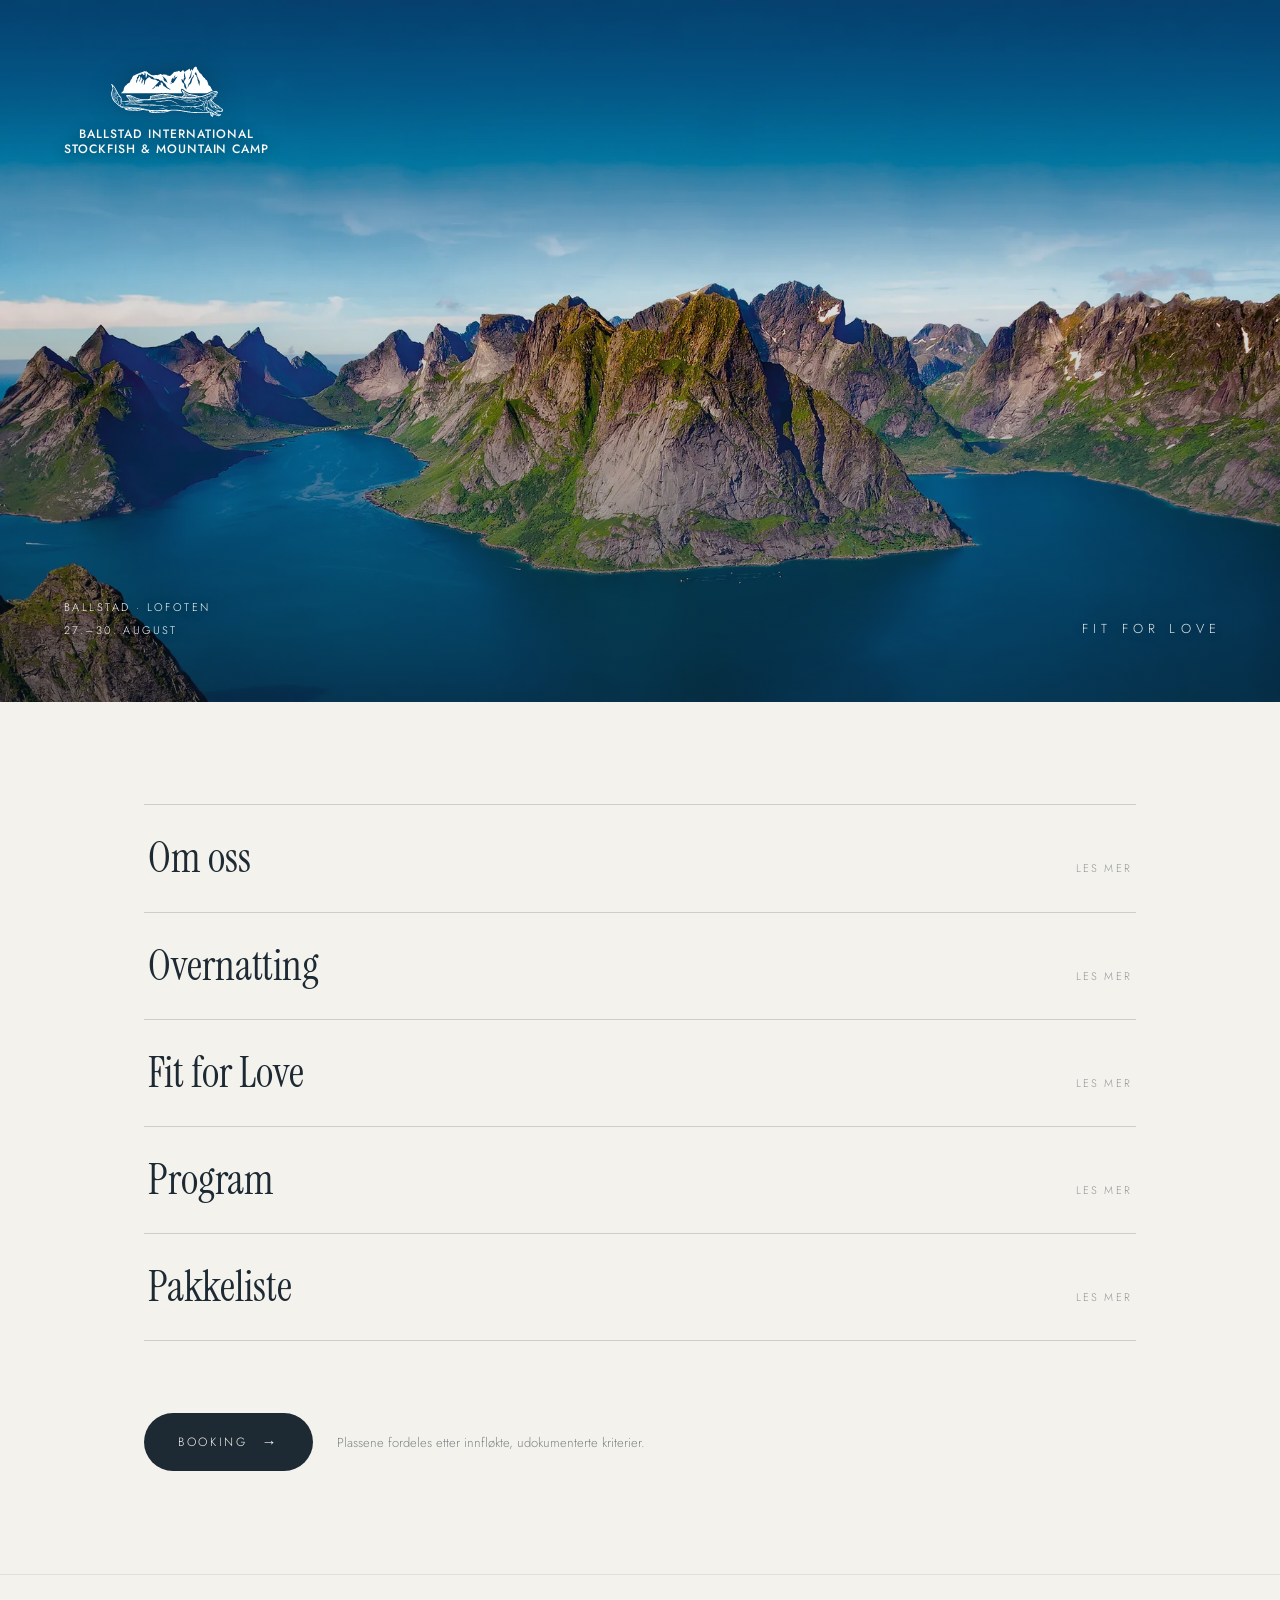
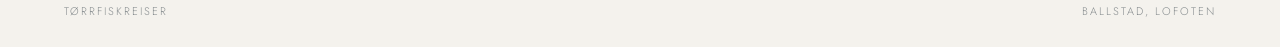
<file: index.html>
<!DOCTYPE html>
<html lang="no">
<head>
<meta charset="utf-8">
<meta name="viewport" content="width=device-width, initial-scale=1">
<meta name="robots" content="noindex">
<title>Ballstad International Stockfish &amp; Mountain Camp</title>
<meta name="description" content="Fire dager i Lofoten med tørrfisk, fjell og folk vi liker. 27.–30. august, Ballstad.">
<meta property="og:title" content="Ballstad International Stockfish &amp; Mountain Camp">
<meta property="og:description" content="Fire dager i Lofoten med tørrfisk, fjell og folk vi liker. 27.–30. august, Ballstad.">
<meta property="og:image" content="https://jacobjentoft.github.io/ballstad-camp/assets/logo-full.png">
<meta property="og:url" content="https://jacobjentoft.github.io/ballstad-camp/">
<meta property="og:type" content="website">
<link rel="icon" href="assets/logo-full.png">
<link rel="preconnect" href="https://fonts.googleapis.com">
<link rel="preconnect" href="https://fonts.gstatic.com" crossorigin>
<link href="https://fonts.googleapis.com/css2?family=Instrument+Serif:ital@0;1&family=Jost:wght@300;400;500&display=swap" rel="stylesheet">
<link rel="stylesheet" href="styles.css">
</head>
<body>

<header class="hero">
  <picture>
    <source type="image/webp" sizes="100vw" srcset="assets/hero-1200.webp 1200w, assets/hero.webp 2400w">
    <source type="image/jpeg" sizes="100vw" srcset="assets/hero-1200.jpeg 1200w, assets/hero.jpeg 2400w">
    <img class="hero__image" src="assets/hero.jpeg" alt="Lofoten" width="2400" height="985" fetchpriority="high">
  </picture>
  <div class="hero__overlay"></div>
  <div class="hero__inner">
    <div class="hero__top">
      <div class="lockup">
        <img class="lockup__emblem" src="assets/logo-emblem.svg" alt="Fjell og tørrfisk">
        <!-- The space after <br> is collapsed while the break shows, and
             separates the words once the break is hidden on narrow screens. -->
        <h1 class="lockup__title">Ballstad International<br> Stockfish &amp; Mountain Camp</h1>
      </div>
    </div>
    <div class="hero__bottom">
      <div class="hero__meta">
        <span>Ballstad · Lofoten</span>
        <span>27.–30. august</span>
      </div>
      <p class="lockup__tagline">Fit for Love</p>
    </div>
  </div>
</header>

<main class="landing">
  <nav class="sections">
    <a class="section-link" href="om/">
      <span class="section-link__title">Om oss</span>
      <span class="section-link__more">Les mer</span>
    </a>
    <a class="section-link" href="overnatting/">
      <span class="section-link__title">Overnatting</span>
      <span class="section-link__more">Les mer</span>
    </a>
    <a class="section-link" href="fit-for-love/">
      <span class="section-link__title">Fit for Love</span>
      <span class="section-link__more">Les mer</span>
    </a>
    <a class="section-link" href="program/">
      <span class="section-link__title">Program</span>
      <span class="section-link__more">Les mer</span>
    </a>
    <a class="section-link" href="pakkeliste/">
      <span class="section-link__title">Pakkeliste</span>
      <span class="section-link__more">Les mer</span>
    </a>
  </nav>

  <div class="booking-row">
    <a class="button" href="booking/">Booking<span class="button__arrow">→</span></a>
    <span class="booking-row__note">Plassene fordeles etter innfløkte, udokumenterte kriterier.</span>
  </div>
</main>

<footer class="site-footer">
  <span>TørrfiskReiser</span>
  <span>Ballstad, Lofoten</span>
</footer>

</body>
</html>
</file>
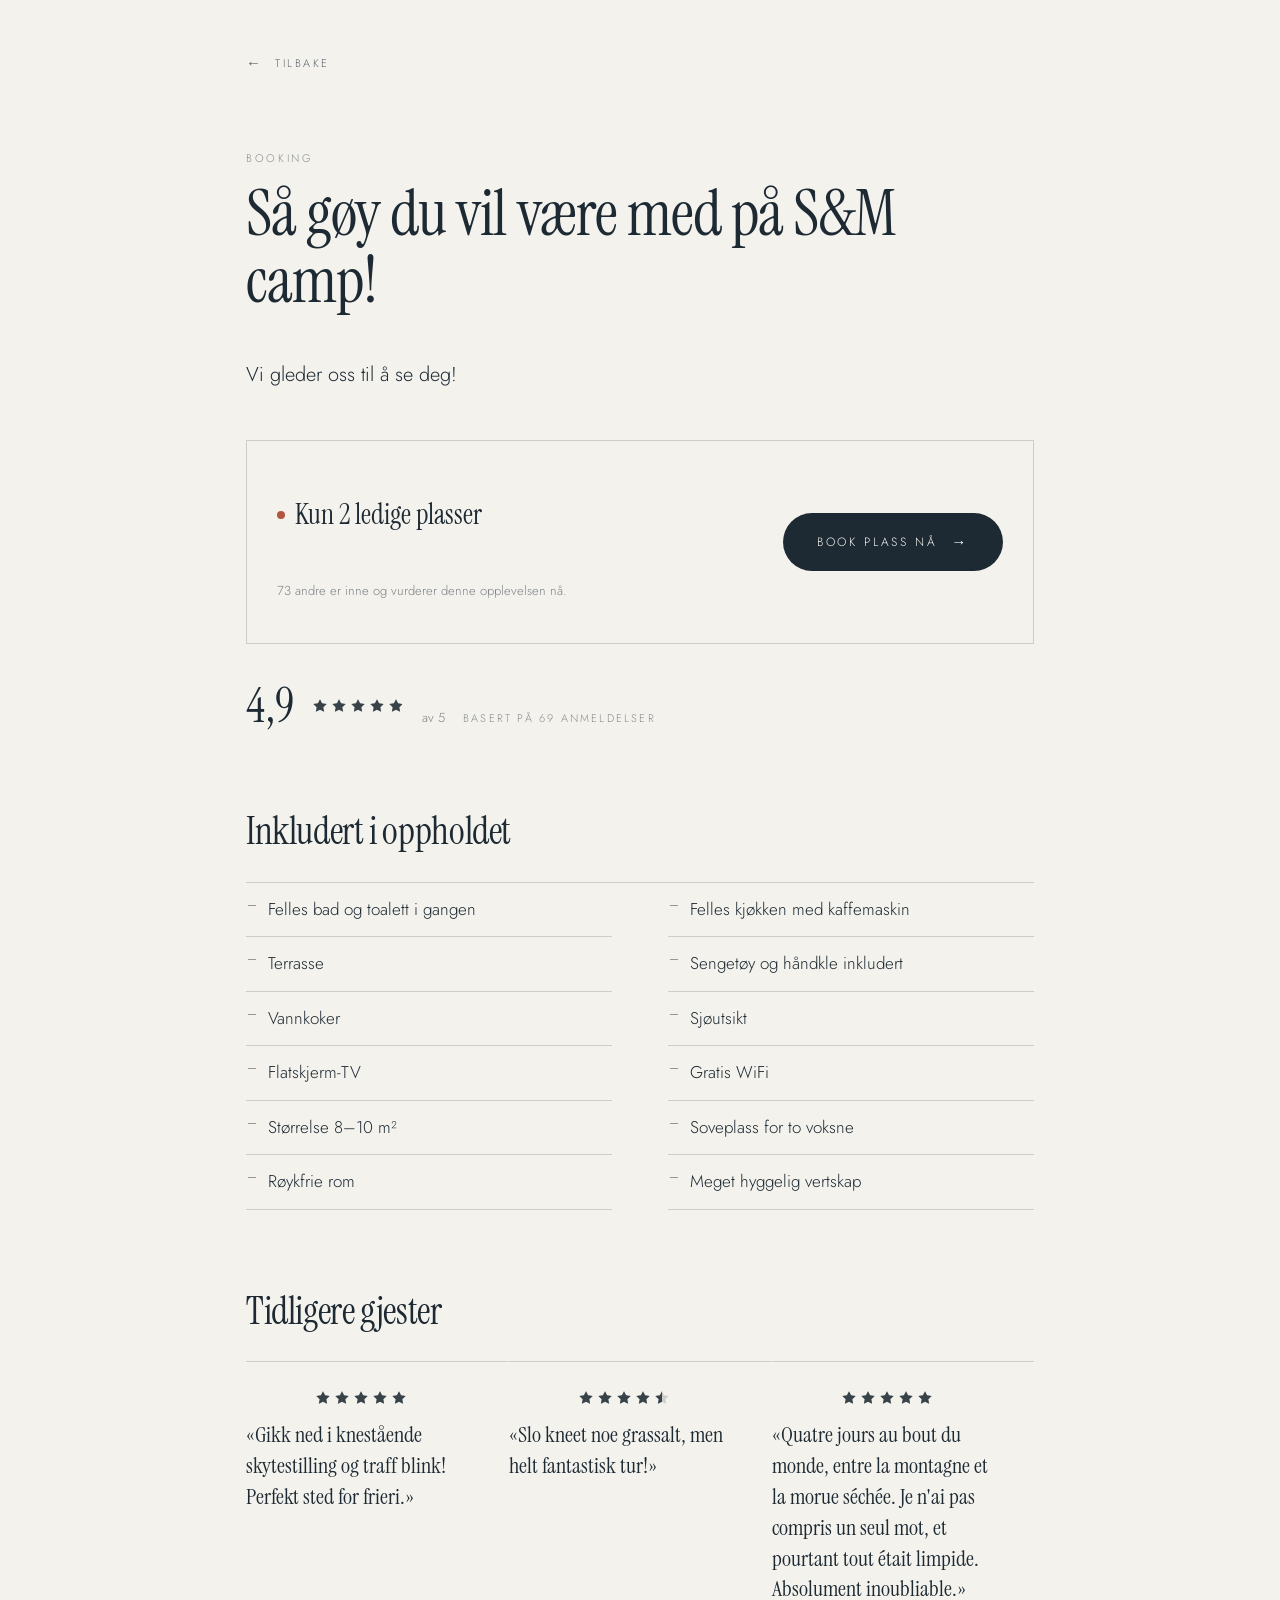
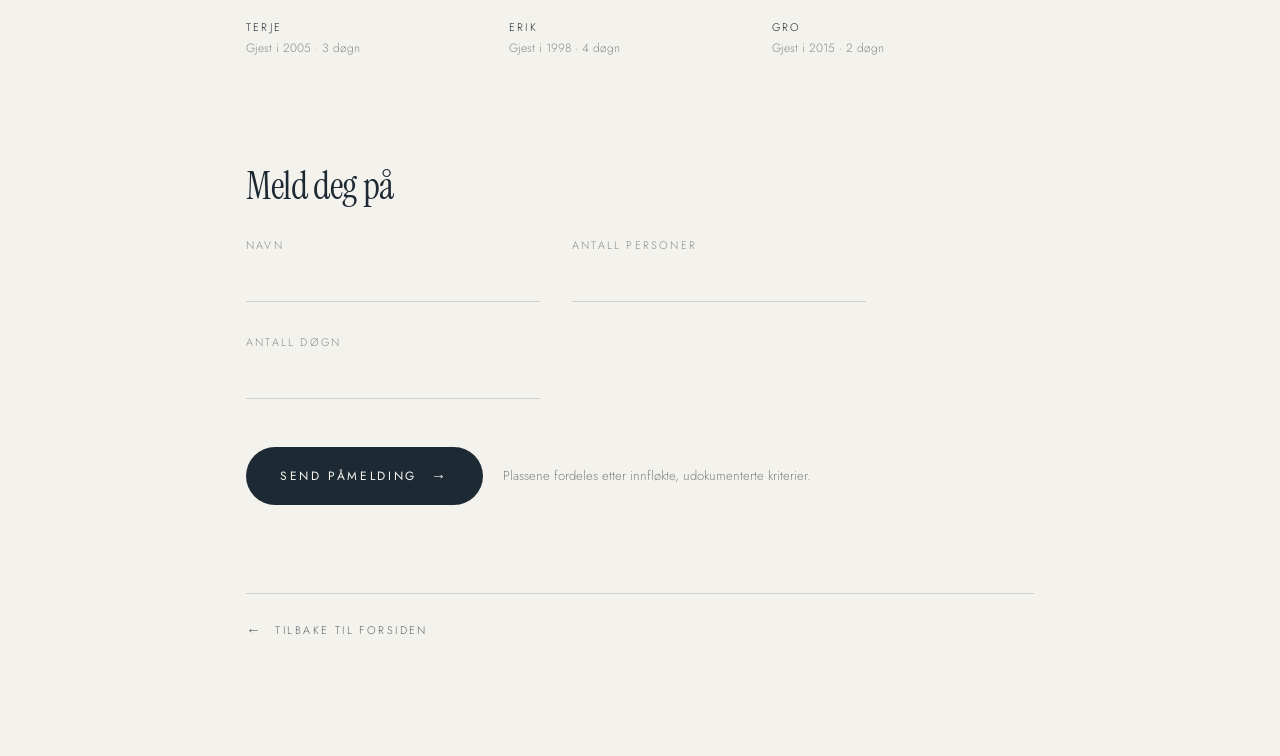
<file: booking/index.html>
<!DOCTYPE html>
<html lang="no">
<head>
<meta charset="utf-8">
<meta name="viewport" content="width=device-width, initial-scale=1">
<meta name="robots" content="noindex">
<title>Booking — Ballstad International Stockfish &amp; Mountain Camp</title>
<meta name="description" content="Book plass på Ballstad International Stockfish &amp; Mountain Camp, 27.–30. august.">
<link rel="icon" href="../assets/logo-full.png">
<link rel="preconnect" href="https://fonts.googleapis.com">
<link rel="preconnect" href="https://fonts.gstatic.com" crossorigin>
<link href="https://fonts.googleapis.com/css2?family=Instrument+Serif:ital@0;1&family=Jost:wght@300;400;500&display=swap" rel="stylesheet">
<link rel="stylesheet" href="../styles.css">
</head>
<body>

<svg width="0" height="0" style="position:absolute" aria-hidden="true" focusable="false">
  <symbol id="star" viewBox="0 0 24 24">
    <path d="M12 1.8l3.09 6.26 6.91 1-5 4.87 1.18 6.88L12 17.56l-6.18 3.25L7 13.93l-5-4.87 6.91-1z"/>
  </symbol>
</svg>

<div class="page">
  <a class="back" href="../"><span class="back__arrow">←</span>Tilbake</a>

  <main class="page__body">
    <p class="eyebrow page__eyebrow">Booking</p>
    <h1 class="page__title">Så gøy du vil være med på S&amp;M camp!</h1>
    <p class="page__lead">Vi gleder oss til å se deg!</p>

    <div class="availability">
      <div class="availability__text">
        <p class="availability__spots">
          <span class="availability__dot" aria-hidden="true"></span>
          Kun 2 ledige plasser
        </p>
        <p class="availability__watching">73 andre er inne og vurderer denne opplevelsen nå.</p>
      </div>
      <a class="button" href="#meld-deg-pa">Book plass nå<span class="button__arrow">→</span></a>
    </div>

    <div class="rating">
      <span class="rating__score">4,9</span>
      <span class="stars" style="--pct: 98%" role="img" aria-label="4,9 av 5 stjerner">
        <span class="stars__row stars__base" aria-hidden="true">
          <svg class="star"><use href="#star"/></svg>
          <svg class="star"><use href="#star"/></svg>
          <svg class="star"><use href="#star"/></svg>
          <svg class="star"><use href="#star"/></svg>
          <svg class="star"><use href="#star"/></svg>
        </span>
        <span class="stars__fill" aria-hidden="true">
          <span class="stars__row">
            <svg class="star"><use href="#star"/></svg>
            <svg class="star"><use href="#star"/></svg>
            <svg class="star"><use href="#star"/></svg>
            <svg class="star"><use href="#star"/></svg>
            <svg class="star"><use href="#star"/></svg>
          </span>
        </span>
      </span>
      <span class="rating__of">av 5</span>
      <span class="rating__count">Basert på 69 anmeldelser</span>
    </div>

    <h2 class="section-head">Inkludert i oppholdet</h2>
    <ul class="checklist checklist--cols">
      <li>Felles bad og toalett i gangen</li>
      <li>Felles kjøkken med kaffemaskin</li>
      <li>Terrasse</li>
      <li>Sengetøy og håndkle inkludert</li>
      <li>Vannkoker</li>
      <li>Sjøutsikt</li>
      <li>Flatskjerm-TV</li>
      <li>Gratis WiFi</li>
      <li>Størrelse 8–10 m²</li>
      <li>Soveplass for to voksne</li>
      <li>Røykfrie rom</li>
      <li>Meget hyggelig vertskap</li>
    </ul>

    <h2 class="section-head">Tidligere gjester</h2>
    <div class="reviews">
      <article class="review">
        <span class="stars" style="--pct: 100%" role="img" aria-label="5 av 5 stjerner">
          <span class="stars__row stars__base" aria-hidden="true">
            <svg class="star"><use href="#star"/></svg>
            <svg class="star"><use href="#star"/></svg>
            <svg class="star"><use href="#star"/></svg>
            <svg class="star"><use href="#star"/></svg>
            <svg class="star"><use href="#star"/></svg>
          </span>
          <span class="stars__fill" aria-hidden="true">
            <span class="stars__row">
              <svg class="star"><use href="#star"/></svg>
              <svg class="star"><use href="#star"/></svg>
              <svg class="star"><use href="#star"/></svg>
              <svg class="star"><use href="#star"/></svg>
              <svg class="star"><use href="#star"/></svg>
            </span>
          </span>
        </span>
        <blockquote class="review__quote">«Gikk ned i knestående skytestilling og traff blink! Perfekt sted for frieri.»</blockquote>
        <div class="review__author">
          <span class="review__name">Terje</span>
          <span class="review__meta">Gjest i 2005 · 3 døgn</span>
        </div>
      </article>

      <article class="review">
        <!-- 4,5 stars = 4 stars + 4 gaps + half a star, over a 92px row. -->
        <span class="stars" style="--pct: 91.3%" role="img" aria-label="4,5 av 5 stjerner">
          <span class="stars__row stars__base" aria-hidden="true">
            <svg class="star"><use href="#star"/></svg>
            <svg class="star"><use href="#star"/></svg>
            <svg class="star"><use href="#star"/></svg>
            <svg class="star"><use href="#star"/></svg>
            <svg class="star"><use href="#star"/></svg>
          </span>
          <span class="stars__fill" aria-hidden="true">
            <span class="stars__row">
              <svg class="star"><use href="#star"/></svg>
              <svg class="star"><use href="#star"/></svg>
              <svg class="star"><use href="#star"/></svg>
              <svg class="star"><use href="#star"/></svg>
              <svg class="star"><use href="#star"/></svg>
            </span>
          </span>
        </span>
        <blockquote class="review__quote">«Slo kneet noe grassalt, men helt fantastisk tur!»</blockquote>
        <div class="review__author">
          <span class="review__name">Erik</span>
          <span class="review__meta">Gjest i 1998 · 4 døgn</span>
        </div>
      </article>

      <article class="review">
        <span class="stars" style="--pct: 100%" role="img" aria-label="5 av 5 stjerner">
          <span class="stars__row stars__base" aria-hidden="true">
            <svg class="star"><use href="#star"/></svg>
            <svg class="star"><use href="#star"/></svg>
            <svg class="star"><use href="#star"/></svg>
            <svg class="star"><use href="#star"/></svg>
            <svg class="star"><use href="#star"/></svg>
          </span>
          <span class="stars__fill" aria-hidden="true">
            <span class="stars__row">
              <svg class="star"><use href="#star"/></svg>
              <svg class="star"><use href="#star"/></svg>
              <svg class="star"><use href="#star"/></svg>
              <svg class="star"><use href="#star"/></svg>
              <svg class="star"><use href="#star"/></svg>
            </span>
          </span>
        </span>
        <blockquote class="review__quote" lang="fr">«Quatre jours au bout du monde, entre la montagne et la morue séchée. Je n'ai pas compris un seul mot, et pourtant tout était limpide. Absolument inoubliable.»</blockquote>
        <div class="review__author">
          <span class="review__name">Gro</span>
          <span class="review__meta">Gjest i 2015 · 2 døgn</span>
        </div>
      </article>
    </div>

    <h2 class="section-head" id="meld-deg-pa">Meld deg på</h2>
    <form class="form" id="booking-form" novalidate>
      <div class="field">
        <label for="navn">Navn</label>
        <input type="text" id="navn" name="navn" autocomplete="name" required>
      </div>
      <div class="field">
        <label for="personer">Antall personer</label>
        <input type="number" id="personer" name="personer" min="1" max="20" step="1" inputmode="numeric" required>
      </div>
      <div class="field">
        <label for="dogn">Antall døgn</label>
        <input type="number" id="dogn" name="dogn" min="1" max="14" step="1" inputmode="numeric" required>
      </div>

      <p class="form__status" id="booking-status" role="status" hidden></p>

      <div class="form__actions">
        <button class="button" type="submit">Send påmelding<span class="button__arrow">→</span></button>
        <span class="form__note">Plassene fordeles etter innfløkte, udokumenterte kriterier.</span>
      </div>
    </form>
  </main>

  <div class="page__foot">
    <a class="back back--foot" href="../"><span class="back__arrow">←</span>Tilbake til forsiden</a>
  </div>
</div>

<script>
  // Static site, so there is no server to post to. With an address set below
  // the form opens the guest's mail client with everything filled in; without
  // one it says plainly that nothing was sent, rather than faking a booking.
  var VERTSKAP_EPOST = "";

  (function () {
    var form = document.getElementById("booking-form");
    var status = document.getElementById("booking-status");

    form.addEventListener("submit", function (e) {
      e.preventDefault();

      var navn = form.navn.value.trim();
      var personer = form.personer.value.trim();
      var dogn = form.dogn.value.trim();

      if (!navn || !personer || !dogn) {
        show("Fyll inn navn, antall personer og antall døgn, så tar vi det derfra.");
        return;
      }

      if (!VERTSKAP_EPOST) {
        show(
          "Skjemaet er ikke koblet til noen mottaker ennå, så dette ble ikke sendt. " +
          "Inntil videre gjelder den gamle metoden: si fra til vertskapet, så noterer de det på kjøleskapet."
        );
        return;
      }

      var emne = "Påmelding — Ballstad Camp 27.–30. august";
      var tekst =
        "Navn: " + navn + "\n" +
        "Antall personer: " + personer + "\n" +
        "Antall døgn: " + dogn + "\n";

      window.location.href =
        "mailto:" + VERTSKAP_EPOST +
        "?subject=" + encodeURIComponent(emne) +
        "&body=" + encodeURIComponent(tekst);

      show("Vi åpnet e-postprogrammet ditt med påmeldingen ferdig utfylt. Send den, så er du på lista.");
    });

    function show(msg) {
      status.textContent = msg;
      status.hidden = false;
    }
  })();
</script>

</body>
</html>
</file>
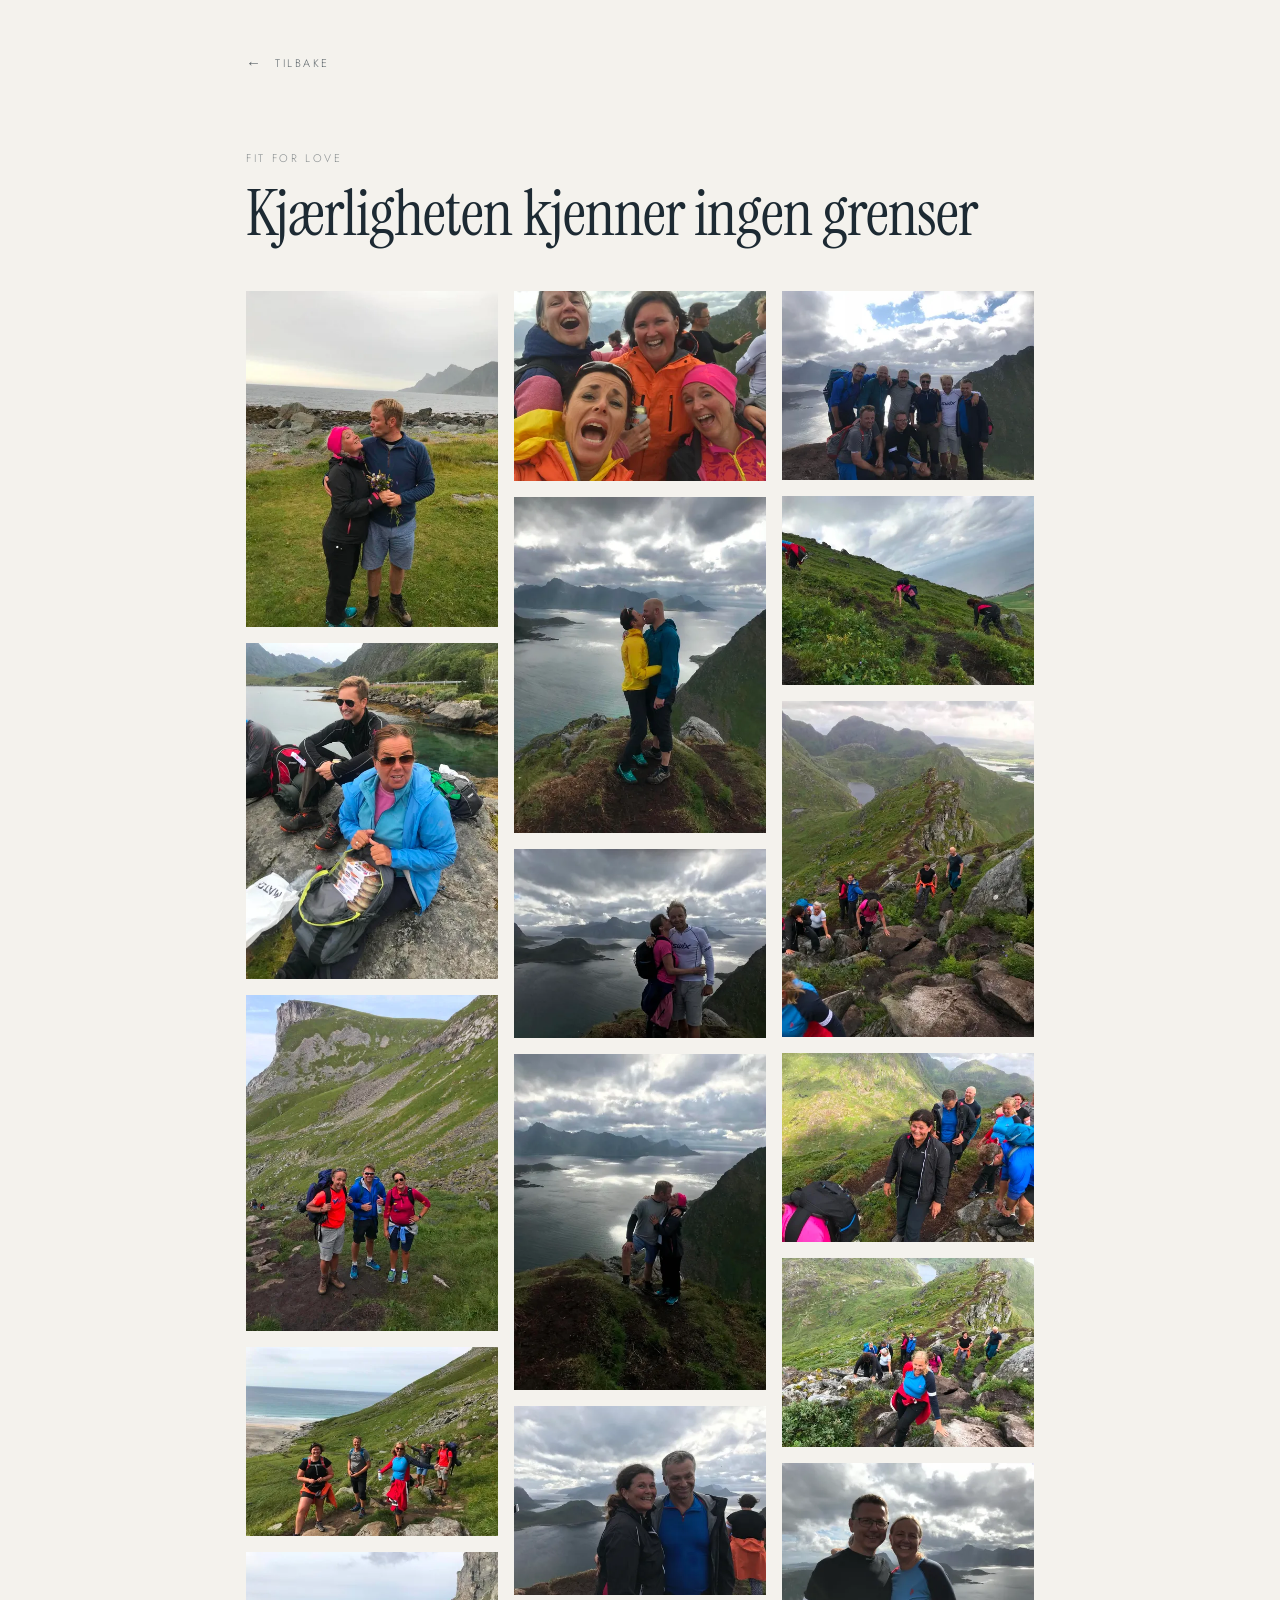
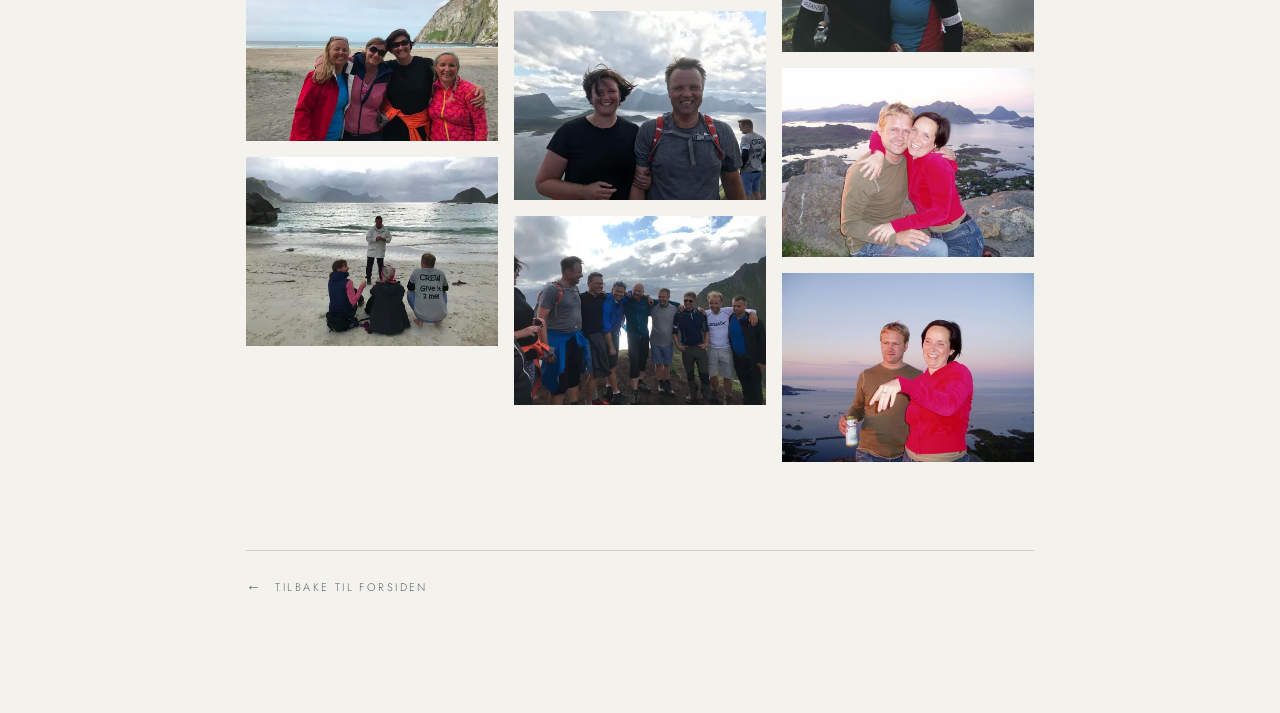
<file: fit-for-love/index.html>
<!DOCTYPE html>
<html lang="no">
<head>
<meta charset="utf-8">
<meta name="viewport" content="width=device-width, initial-scale=1">
<meta name="robots" content="noindex">
<title>Fit for Love — Ballstad International Stockfish &amp; Mountain Camp</title>
<meta name="description" content="Kjærligheten kjenner ingen grenser. Bilder fra tidligere år.">
<link rel="icon" href="../assets/logo-full.png">
<link rel="preconnect" href="https://fonts.googleapis.com">
<link rel="preconnect" href="https://fonts.gstatic.com" crossorigin>
<link href="https://fonts.googleapis.com/css2?family=Instrument+Serif:ital@0;1&family=Jost:wght@300;400;500&display=swap" rel="stylesheet">
<link rel="stylesheet" href="../styles.css">
</head>
<body>

<div class="page">
  <a class="back" href="../"><span class="back__arrow">←</span>Tilbake</a>

  <main class="page__body">
    <p class="eyebrow page__eyebrow">Fit for Love</p>
    <h1 class="page__title">Kjærligheten kjenner ingen grenser</h1>

    <div class="gallery">
      <img src="../assets/galleri/bilde-01.webp" width="480" height="640" loading="lazy" decoding="async" alt="Par med blomsterbukett på gresset ved sjøen">
      <img src="../assets/galleri/bilde-02.webp" width="480" height="640" loading="lazy" decoding="async" alt="To gjester i pause på svaberget ved en grønn bukt">
      <img src="../assets/galleri/bilde-03.webp" width="480" height="640" loading="lazy" decoding="async" alt="Tre turgåere på stien med bratt fjellvegg bak">
      <img src="../assets/galleri/bilde-04.webp" width="480" height="360" loading="lazy" decoding="async" alt="Følget på stien høyt over en lys strand">
      <img src="../assets/galleri/bilde-05.webp" width="480" height="360" loading="lazy" decoding="async" alt="Fire gjester på stranda i vinden">
      <img src="../assets/galleri/bilde-06.webp" width="480" height="360" loading="lazy" decoding="async" alt="Turfølget samlet på stranda i disig vær">
      <img src="../assets/galleri/bilde-07.webp" width="480" height="361" loading="lazy" decoding="async" alt="Fem gjester tett i tett, alle ler">
      <img src="../assets/galleri/bilde-08.webp" width="480" height="640" loading="lazy" decoding="async" alt="Par kysser på toppen med utsikt over øyene">
      <img src="../assets/galleri/bilde-09.webp" width="480" height="360" loading="lazy" decoding="async" alt="Par omfavner hverandre på toppen">
      <img src="../assets/galleri/bilde-10.webp" width="480" height="640" loading="lazy" decoding="async" alt="Turgåere på det siste stykket opp mot toppen">
      <img src="../assets/galleri/bilde-11.webp" width="480" height="360" loading="lazy" decoding="async" alt="Par på toppen med fjorden bak seg">
      <img src="../assets/galleri/bilde-12.webp" width="480" height="360" loading="lazy" decoding="async" alt="Par i vinden på toppen">
      <img src="../assets/galleri/bilde-13.webp" width="480" height="360" loading="lazy" decoding="async" alt="Gjengen på rekke på toppen">
      <img src="../assets/galleri/bilde-14.webp" width="480" height="360" loading="lazy" decoding="async" alt="Gruppebilde på toppen med havet bak">
      <img src="../assets/galleri/bilde-15.webp" width="480" height="360" loading="lazy" decoding="async" alt="Turgåere på vei opp den bratte gressbakken">
      <img src="../assets/galleri/bilde-16.webp" width="480" height="640" loading="lazy" decoding="async" alt="Følget på fjellryggen med utsikt ned mot vannet">
      <img src="../assets/galleri/bilde-17.webp" width="480" height="360" loading="lazy" decoding="async" alt="Gjester klatrer opp det siste bratte partiet">
      <img src="../assets/galleri/bilde-18.webp" width="480" height="360" loading="lazy" decoding="async" alt="Følget på vei oppover langs ryggen">
      <img src="../assets/galleri/bilde-19.webp" width="480" height="360" loading="lazy" decoding="async" alt="Par på toppen i lavt skydekke">
      <img src="../assets/galleri/bilde-20.jpg" width="480" height="360" loading="lazy" decoding="async" alt="To gjester på svaberg i kveldslys">
      <img src="../assets/galleri/bilde-21.jpg" width="480" height="360" loading="lazy" decoding="async" alt="Par i kveldslys ved sjøen">
    </div>
  </main>

  <div class="page__foot">
    <a class="back back--foot" href="../"><span class="back__arrow">←</span>Tilbake til forsiden</a>
  </div>
</div>

</body>
</html>
</file>
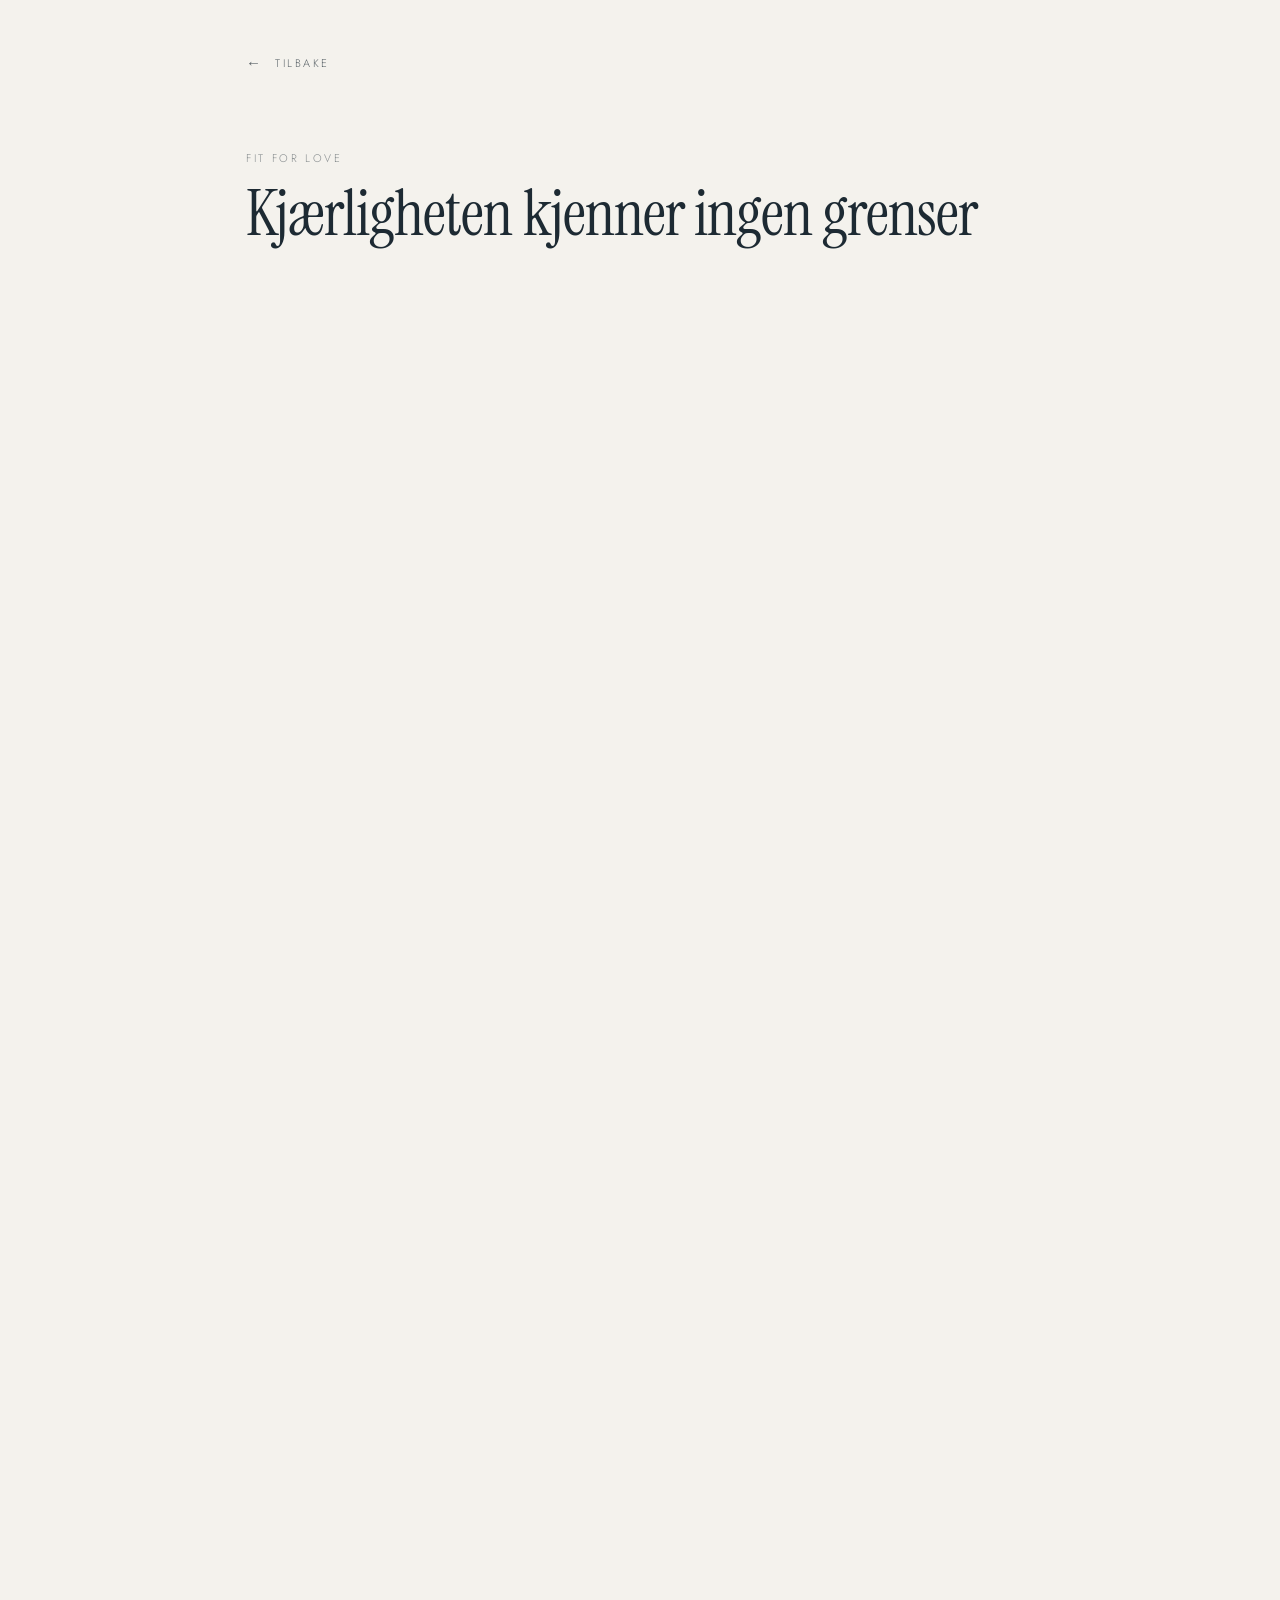
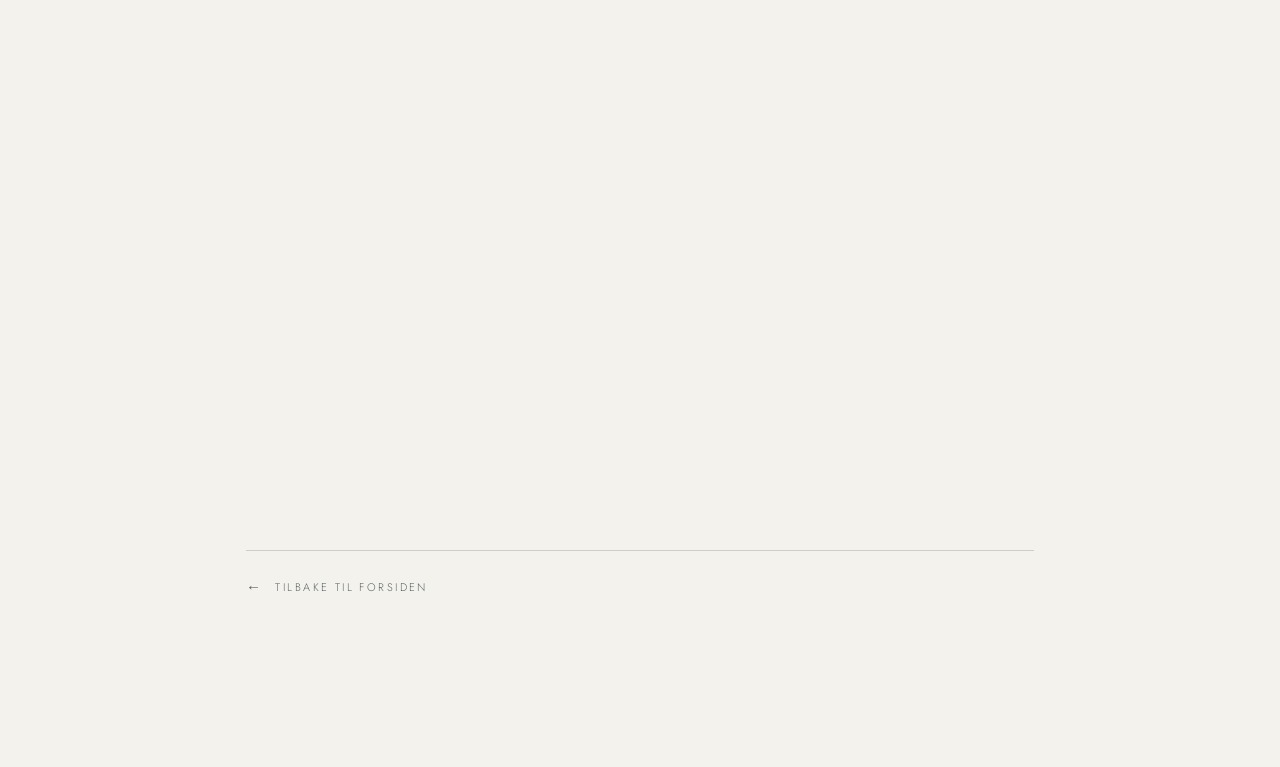
<file: mountain-adventures/index.html>
<!DOCTYPE html>
<html lang="no">
<head>
<meta charset="utf-8">
<meta name="viewport" content="width=device-width, initial-scale=1">
<meta name="robots" content="noindex">
<title>Flyttet — Fit for Love</title>
<!-- Siden het tidligere Mountain Adventures. Denne stubben står igjen så
     lenker som allerede er delt fortsatt virker. -->
<link rel="canonical" href="../fit-for-love/">
<meta http-equiv="refresh" content="0; url=../fit-for-love/">
</head>
<body>
<p>Siden heter nå Fit for Love. <a href="../fit-for-love/">Gå videre hit</a>.</p>
</body>
</html>
</file>
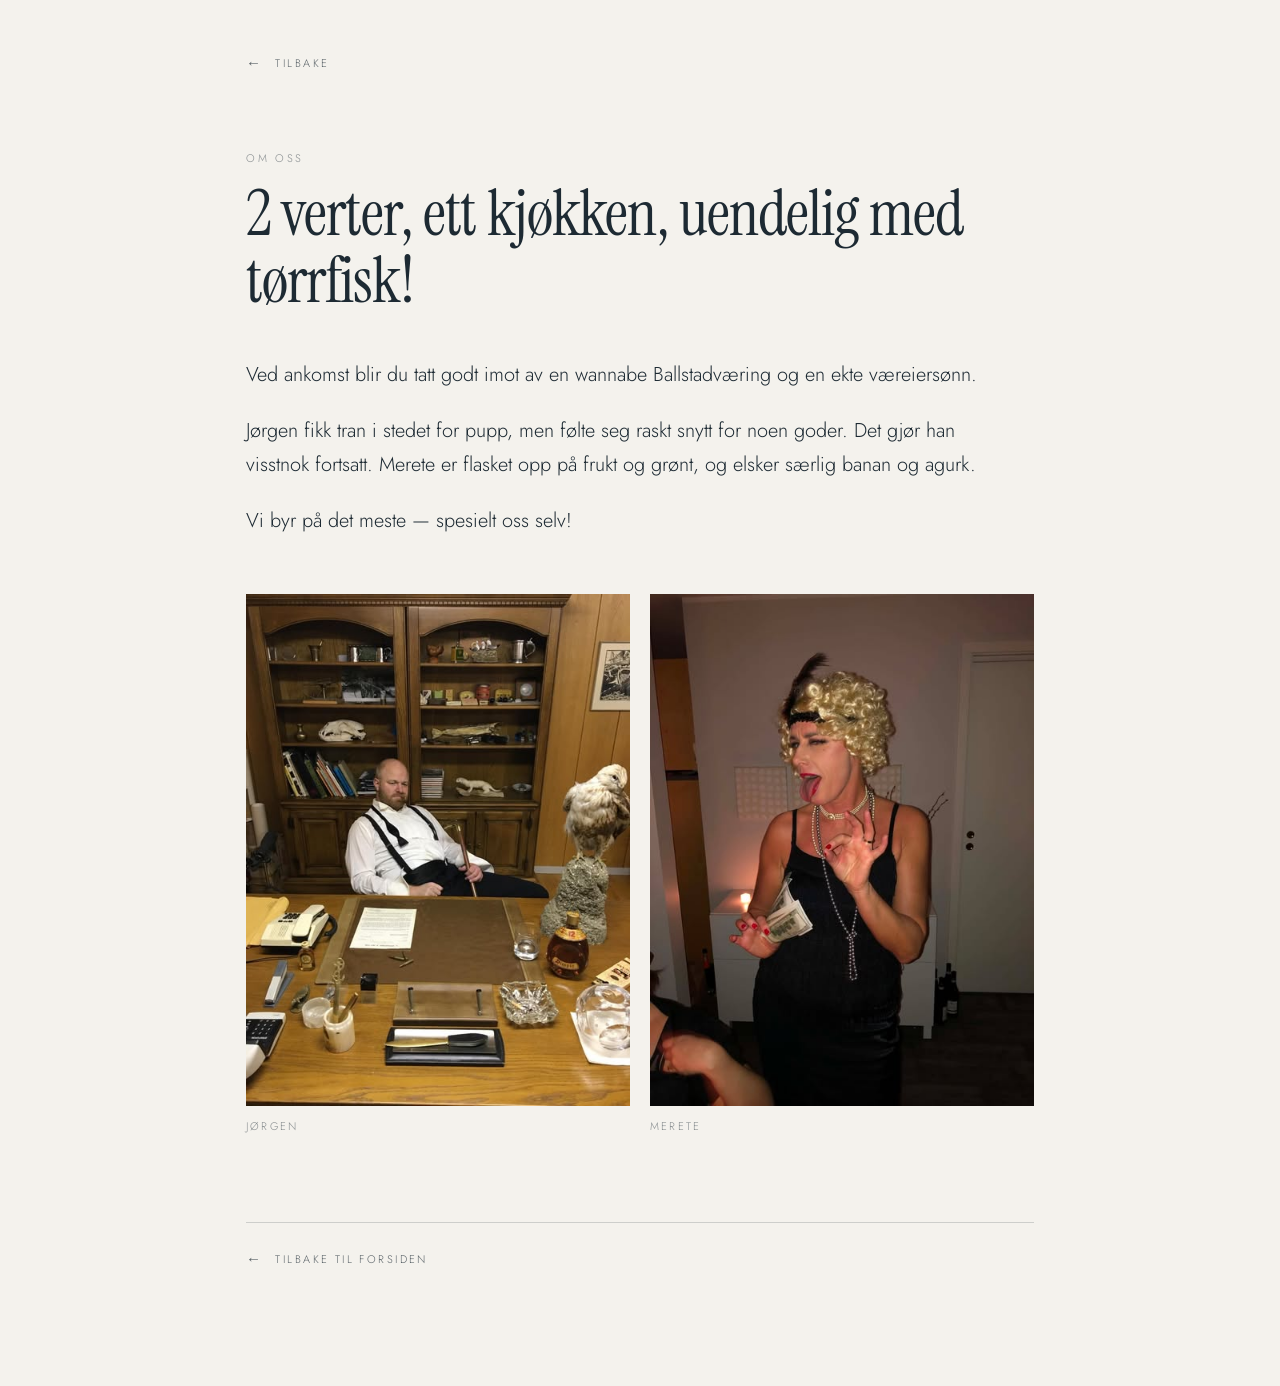
<file: om/index.html>
<!DOCTYPE html>
<html lang="no">
<head>
<meta charset="utf-8">
<meta name="viewport" content="width=device-width, initial-scale=1">
<meta name="robots" content="noindex">
<title>Om oss — Ballstad International Stockfish &amp; Mountain Camp</title>
<meta name="description" content="To verter, ett kjøkken, uendelig med tørrfisk.">
<link rel="icon" href="../assets/logo-full.png">
<link rel="preconnect" href="https://fonts.googleapis.com">
<link rel="preconnect" href="https://fonts.gstatic.com" crossorigin>
<link href="https://fonts.googleapis.com/css2?family=Instrument+Serif:ital@0;1&family=Jost:wght@300;400;500&display=swap" rel="stylesheet">
<link rel="stylesheet" href="../styles.css">
</head>
<body>

<div class="page">
  <a class="back" href="../"><span class="back__arrow">←</span>Tilbake</a>

  <main class="page__body">
    <p class="eyebrow page__eyebrow">Om oss</p>
    <h1 class="page__title">2 verter, ett kjøkken, uendelig med tørrfisk!</h1>
    <p class="page__text">Ved ankomst blir du tatt godt imot av en wannabe Ballstadværing og en ekte væreiersønn.</p>
    <p class="page__text">Jørgen fikk tran i stedet for pupp, men følte seg raskt snytt for noen goder. Det gjør han visstnok fortsatt. Merete er flasket opp på frukt og grønt, og elsker særlig banan og agurk.</p>
    <p class="page__text">Vi byr på det meste — spesielt oss selv!</p>
    <div class="portraits">
      <figure>
        <img src="../assets/jorgen.jpg" width="480" height="640" loading="lazy" decoding="async" alt="Jørgen bak skrivebordet i skjorte og bukseseler">
        <figcaption>Jørgen</figcaption>
      </figure>
      <figure>
        <img src="../assets/merete.jpg" width="480" height="640" loading="lazy" decoding="async" alt="Merete i tjuetallsantrekk med parykk og perler">
        <figcaption>Merete</figcaption>
      </figure>
    </div>
  </main>

  <div class="page__foot">
    <a class="back back--foot" href="../"><span class="back__arrow">←</span>Tilbake til forsiden</a>
  </div>
</div>

</body>
</html>
</file>
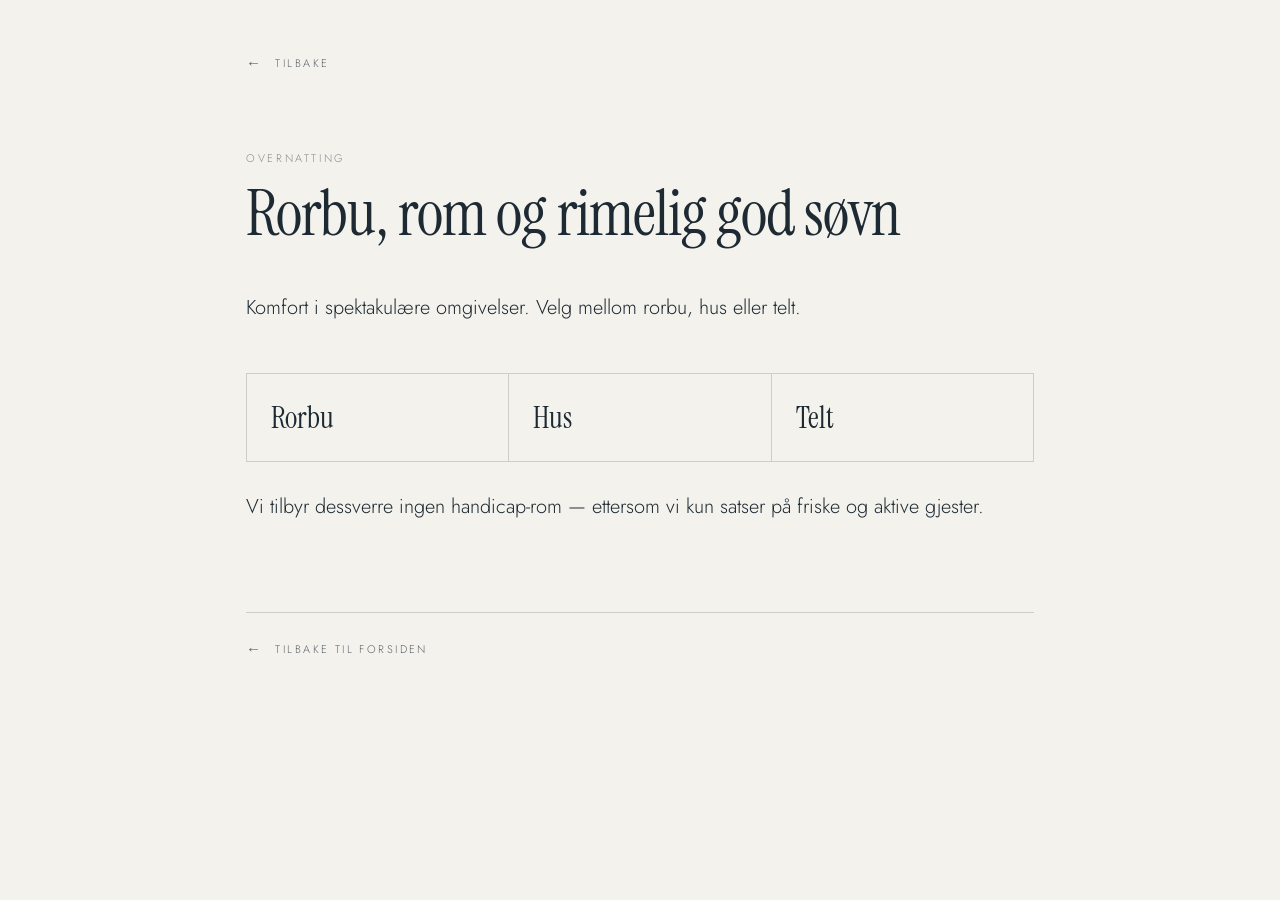
<file: overnatting/index.html>
<!DOCTYPE html>
<html lang="no">
<head>
<meta charset="utf-8">
<meta name="viewport" content="width=device-width, initial-scale=1">
<meta name="robots" content="noindex">
<title>Overnatting — Ballstad International Stockfish &amp; Mountain Camp</title>
<meta name="description" content="Rorbu, rom og rimelig god søvn.">
<link rel="icon" href="../assets/logo-full.png">
<link rel="preconnect" href="https://fonts.googleapis.com">
<link rel="preconnect" href="https://fonts.gstatic.com" crossorigin>
<link href="https://fonts.googleapis.com/css2?family=Instrument+Serif:ital@0;1&family=Jost:wght@300;400;500&display=swap" rel="stylesheet">
<link rel="stylesheet" href="../styles.css">
</head>
<body>

<div class="page">
  <a class="back" href="../"><span class="back__arrow">←</span>Tilbake</a>

  <main class="page__body">
    <p class="eyebrow page__eyebrow">Overnatting</p>
    <h1 class="page__title">Rorbu, rom og rimelig god søvn</h1>
    <p class="page__lead">Komfort i spektakulære omgivelser. Velg mellom rorbu, hus eller telt.</p>

    <div class="facts">
      <div class="fact"><span class="fact__value">Rorbu</span></div>
      <div class="fact"><span class="fact__value">Hus</span></div>
      <div class="fact"><span class="fact__value">Telt</span></div>
    </div>

    <p class="page__text">Vi tilbyr dessverre ingen handicap-rom — ettersom vi kun satser på friske og aktive gjester.</p>
  </main>

  <div class="page__foot">
    <a class="back back--foot" href="../"><span class="back__arrow">←</span>Tilbake til forsiden</a>
  </div>
</div>

</body>
</html>
</file>
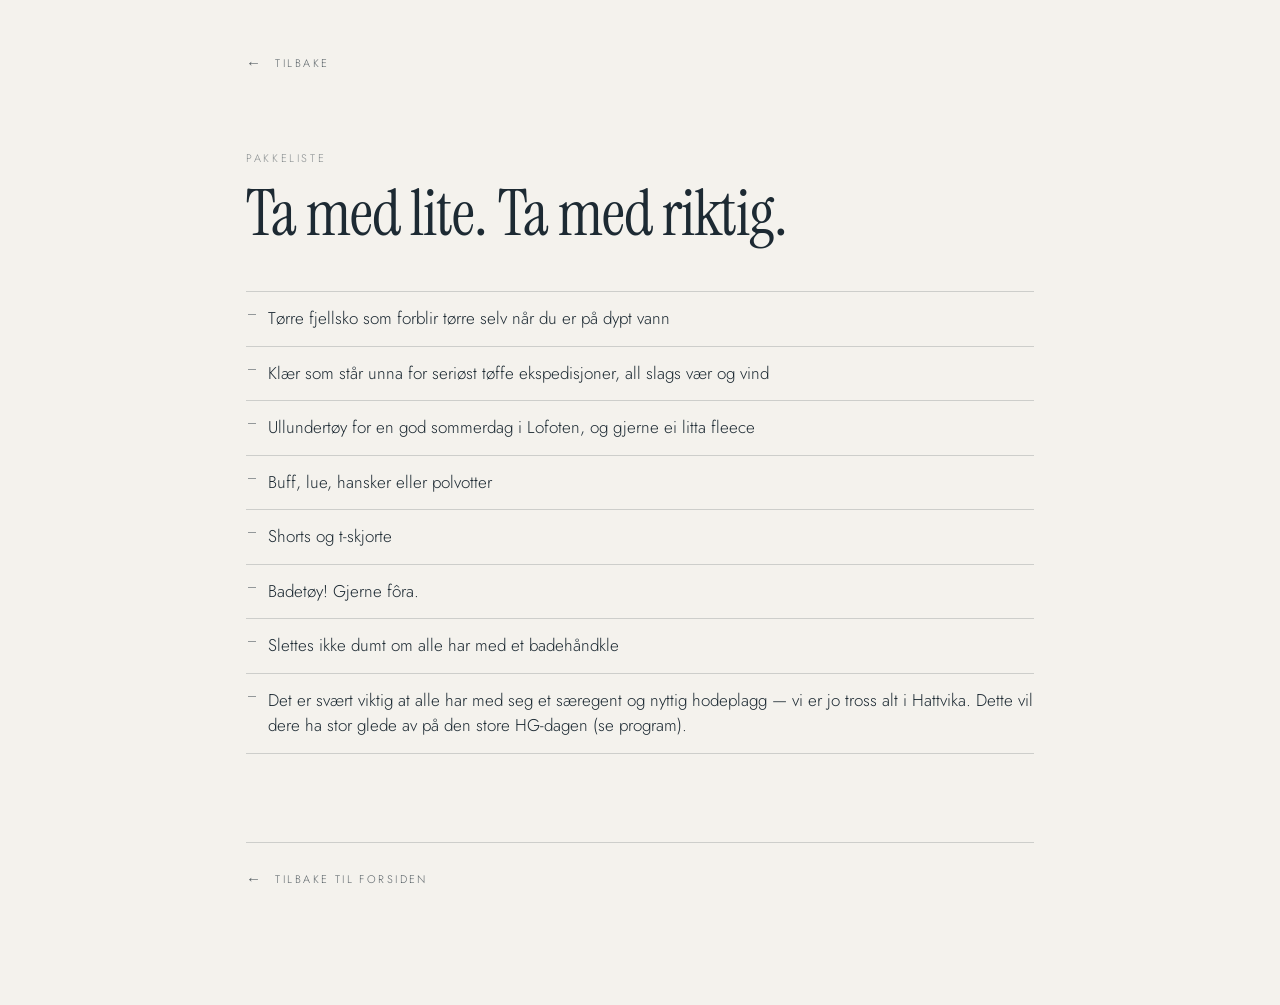
<file: pakkeliste/index.html>
<!DOCTYPE html>
<html lang="no">
<head>
<meta charset="utf-8">
<meta name="viewport" content="width=device-width, initial-scale=1">
<meta name="robots" content="noindex">
<title>Pakkeliste — Ballstad International Stockfish &amp; Mountain Camp</title>
<meta name="description" content="Ta med lite. Ta med riktig.">
<link rel="icon" href="../assets/logo-full.png">
<link rel="preconnect" href="https://fonts.googleapis.com">
<link rel="preconnect" href="https://fonts.gstatic.com" crossorigin>
<link href="https://fonts.googleapis.com/css2?family=Instrument+Serif:ital@0;1&family=Jost:wght@300;400;500&display=swap" rel="stylesheet">
<link rel="stylesheet" href="../styles.css">
</head>
<body>

<div class="page">
  <a class="back" href="../"><span class="back__arrow">←</span>Tilbake</a>

  <main class="page__body">
    <p class="eyebrow page__eyebrow">Pakkeliste</p>
    <h1 class="page__title">Ta med lite. Ta med riktig.</h1>

    <ul class="checklist">
      <li>Tørre fjellsko som forblir tørre selv når du er på dypt vann</li>
      <li>Klær som står unna for seriøst tøffe ekspedisjoner, all slags vær og vind</li>
      <li>Ullundertøy for en god sommerdag i Lofoten, og gjerne ei litta fleece</li>
      <li>Buff, lue, hansker eller polvotter</li>
      <li>Shorts og t-skjorte</li>
      <li>Badetøy! Gjerne fôra.</li>
      <li>Slettes ikke dumt om alle har med et badehåndkle</li>
      <li>Det er svært viktig at alle har med seg et særegent og nyttig hodeplagg — vi er jo tross alt i Hattvika. Dette vil dere ha stor glede av på den store HG-dagen (se <a href="../program/">program</a>).</li>
    </ul>
  </main>

  <div class="page__foot">
    <a class="back back--foot" href="../"><span class="back__arrow">←</span>Tilbake til forsiden</a>
  </div>
</div>

</body>
</html>
</file>
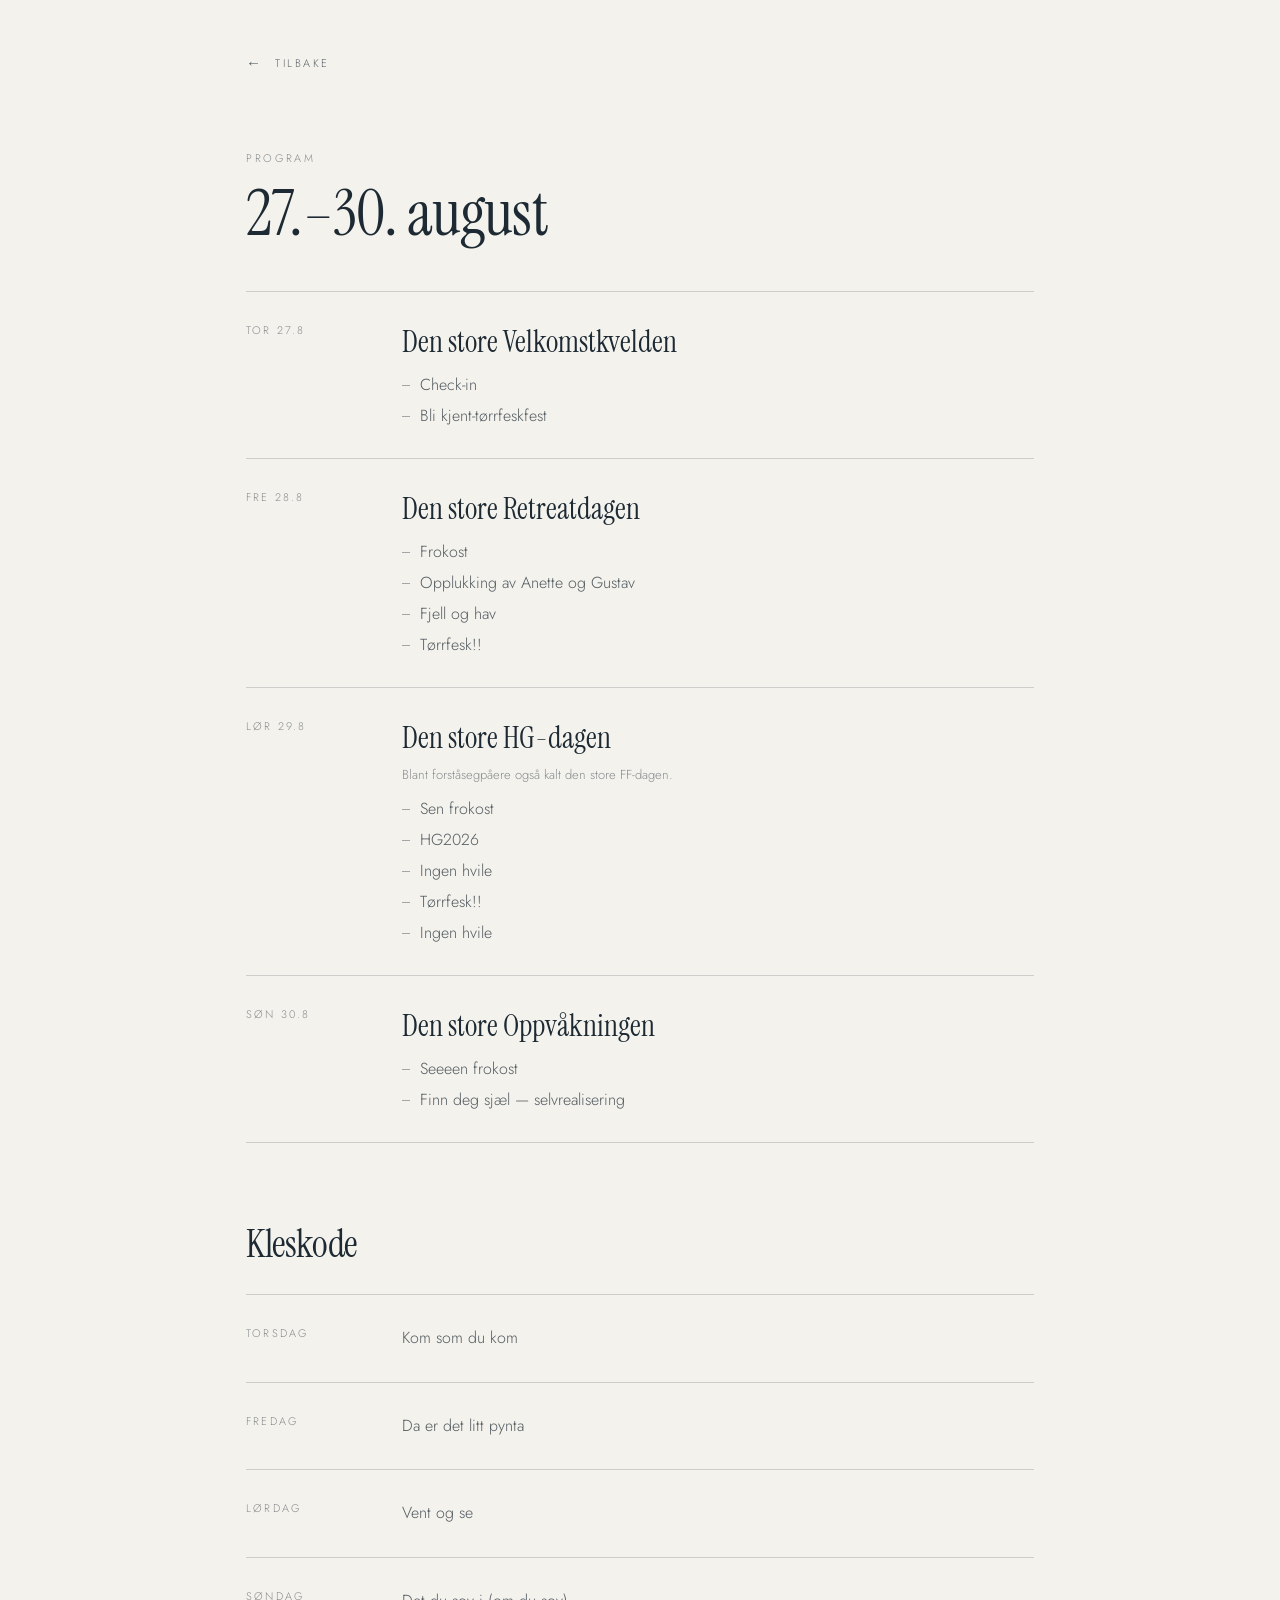
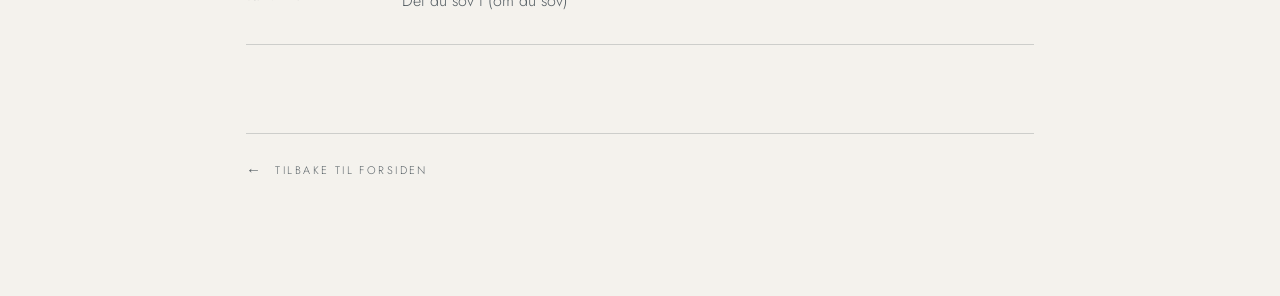
<file: program/index.html>
<!DOCTYPE html>
<html lang="no">
<head>
<meta charset="utf-8">
<meta name="viewport" content="width=device-width, initial-scale=1">
<meta name="robots" content="noindex">
<title>Program — Ballstad International Stockfish &amp; Mountain Camp</title>
<meta name="description" content="Programmet for 27.–30. august.">
<link rel="icon" href="../assets/logo-full.png">
<link rel="preconnect" href="https://fonts.googleapis.com">
<link rel="preconnect" href="https://fonts.gstatic.com" crossorigin>
<link href="https://fonts.googleapis.com/css2?family=Instrument+Serif:ital@0;1&family=Jost:wght@300;400;500&display=swap" rel="stylesheet">
<link rel="stylesheet" href="../styles.css">
</head>
<body>

<div class="page">
  <a class="back" href="../"><span class="back__arrow">←</span>Tilbake</a>

  <main class="page__body">
    <p class="eyebrow page__eyebrow">Program</p>
    <h1 class="page__title">27.–30. august</h1>

    <div class="rows">
      <div class="day">
        <span class="day__date">Tor 27.8</span>
        <div class="day__body">
          <span class="day__title">Den store Velkomstkvelden</span>
          <ul class="day__list">
            <li>Check-in</li>
            <li>Bli kjent-tørrfeskfest</li>
          </ul>
        </div>
      </div>
      <div class="day">
        <span class="day__date">Fre 28.8</span>
        <div class="day__body">
          <span class="day__title">Den store Retreatdagen</span>
          <ul class="day__list">
            <li>Frokost</li>
            <li>Opplukking av Anette og Gustav</li>
            <li>Fjell og hav</li>
            <li>Tørrfesk!!</li>
          </ul>
        </div>
      </div>
      <div class="day">
        <span class="day__date">Lør 29.8</span>
        <div class="day__body">
          <span class="day__title">Den store HG-dagen</span>
          <span class="day__note">Blant forståsegpåere også kalt den store FF-dagen.</span>
          <ul class="day__list">
            <li>Sen frokost</li>
            <li>HG2026</li>
            <li>Ingen hvile</li>
            <li>Tørrfesk!!</li>
            <li>Ingen hvile</li>
          </ul>
        </div>
      </div>
      <div class="day">
        <span class="day__date">Søn 30.8</span>
        <div class="day__body">
          <span class="day__title">Den store Oppvåkningen</span>
          <ul class="day__list">
            <li>Seeeen frokost</li>
            <li>Finn deg sjæl — selvrealisering</li>
          </ul>
        </div>
      </div>
    </div>

    <h2 class="section-head">Kleskode</h2>
    <div class="rows">
      <div class="day">
        <span class="day__date">Torsdag</span>
        <div class="day__body">
          <span class="day__text">Kom som du kom</span>
        </div>
      </div>
      <div class="day">
        <span class="day__date">Fredag</span>
        <div class="day__body">
          <span class="day__text">Da er det litt pynta</span>
        </div>
      </div>
      <div class="day">
        <span class="day__date">Lørdag</span>
        <div class="day__body">
          <span class="day__text">Vent og se</span>
        </div>
      </div>
      <div class="day">
        <span class="day__date">Søndag</span>
        <div class="day__body">
          <span class="day__text">Det du sov i (om du sov)</span>
        </div>
      </div>
    </div>
  </main>

  <div class="page__foot">
    <a class="back back--foot" href="../"><span class="back__arrow">←</span>Tilbake til forsiden</a>
  </div>
</div>

</body>
</html>
</file>
<file: styles.css>
/* Ballstad International Stockfish & Mountain Camp */

:root {
  --bg: #f4f2ed;
  --ink: #1d2a33;
  --line: rgba(29, 42, 51, 0.18);
  --serif: 'Instrument Serif', Georgia, serif;
  --sans: Jost, 'Helvetica Neue', Helvetica, sans-serif;
}

*, *::before, *::after { box-sizing: border-box; }

body {
  margin: 0;
  background: var(--bg);
  color: var(--ink);
  font-family: var(--sans);
  font-weight: 300;
  -webkit-font-smoothing: antialiased;
}

a { color: var(--ink); text-decoration: none; }
a:hover { color: #4a7a90; }
::selection { background: #d7e3e8; }
img { display: block; max-width: 100%; }

.eyebrow {
  font-size: 11px;
  letter-spacing: 0.24em;
  text-transform: uppercase;
  opacity: 0.5;
}

/* ---------- Landing: hero ---------- */

.hero {
  position: relative;
  height: 78vh;
  min-height: 520px;
  overflow: hidden;
}

.hero__image {
  position: absolute;
  inset: 0;
  width: 100%;
  height: 100%;
  object-fit: cover;
}

.hero__overlay {
  position: absolute;
  inset: 0;
  background: linear-gradient(180deg,
    rgba(10, 22, 30, 0.42) 0%,
    rgba(10, 22, 30, 0.10) 40%,
    rgba(10, 22, 30, 0.55) 100%);
}

.hero__inner {
  position: absolute;
  inset: 0;
  display: flex;
  flex-direction: column;
  justify-content: space-between;
  padding: clamp(24px, 5vw, 64px);
  color: #fbfaf7;
}

/* Hero corners: lockup top-left, place and date bottom-left,
   tagline bottom-right. */
.hero__top {
  display: flex;
  justify-content: space-between;
  align-items: flex-start;
  gap: clamp(16px, 4vw, 48px);
}

.hero__bottom {
  display: flex;
  justify-content: space-between;
  align-items: flex-end;
  gap: clamp(12px, 3vw, 40px);
  flex-wrap: wrap;
}

.hero__meta {
  display: flex;
  flex-direction: column;
  gap: 7px;
  font-size: 11px;
  letter-spacing: 0.22em;
  text-transform: uppercase;
  text-shadow: 0 2px 14px rgba(8, 18, 26, 0.45);
}

/* Sized to sit alongside the 11px corner text, not to compete with it —
   the lockup is a mark in the corner, not a centrepiece. */
.lockup {
  display: flex;
  flex-direction: column;
  align-items: center;
  text-align: center;
  gap: clamp(8px, 1.1vh, 12px);
  text-shadow: 0 2px 14px rgba(8, 18, 26, 0.45);
  min-width: 0;
}

.lockup__emblem {
  width: min(112px, 24vw);
  height: auto;
  filter: drop-shadow(0 2px 14px rgba(8, 18, 26, 0.45));
}

.lockup__title {
  margin: 0;
  font-weight: 500;
  font-size: clamp(11px, 0.95vw, 15px);
  line-height: 1.25;
  letter-spacing: 0.08em;
  text-transform: uppercase;
  text-wrap: balance;
}

/* The hard break keeps the two-line lockup on wide screens, but on a phone
   it strands "CAMP" alone on a third line. Drop it there and let the
   balanced wrap split the title evenly instead. */
@media (max-width: 620px) {
  .lockup__title br { display: none; }
}

/* Sits on the same row as the 11px place-and-date block, so it is kept
   close to it — 18px next to 11px read as a mismatch, not a hierarchy. */
.lockup__tagline {
  margin: 0;
  font-weight: 300;
  font-size: clamp(11px, 1.05vw, 13px);
  letter-spacing: 0.4em;
  text-transform: uppercase;
  opacity: 0.9;
  text-shadow: 0 2px 14px rgba(8, 18, 26, 0.45);
  /* Trailing letter-space would hold the text off the edge; auto keeps it
     right-aligned on narrow screens, where the bottom row wraps. */
  margin-right: -0.4em;
  margin-left: auto;
}

/* ---------- Landing: content ---------- */

.landing {
  max-width: 1120px;
  margin: 0 auto;
  padding: clamp(48px, 8vw, 104px) clamp(24px, 5vw, 64px);
}

.sections {
  display: flex;
  flex-direction: column;
  border-top: 1px solid var(--line);
}

.section-link {
  display: grid;
  grid-template-columns: 1fr auto;
  align-items: baseline;
  gap: clamp(12px, 3vw, 40px);
  padding: clamp(20px, 3vw, 30px) 4px;
  border-bottom: 1px solid var(--line);
  transition: background 200ms, padding-left 200ms;
}

.section-link:hover,
.section-link:focus-visible {
  background: rgba(29, 42, 51, 0.04);
  padding-left: 14px;
}

.section-link__title {
  font-family: var(--serif);
  font-size: clamp(26px, 3.4vw, 42px);
  line-height: 1.1;
}

.section-link__more {
  font-size: 11px;
  letter-spacing: 0.2em;
  text-transform: uppercase;
  opacity: 0.45;
}

.booking-row {
  display: flex;
  flex-wrap: wrap;
  align-items: center;
  gap: 24px;
  margin-top: clamp(40px, 6vw, 72px);
}

.button {
  display: inline-flex;
  align-items: center;
  gap: 14px;
  background: var(--ink);
  color: #f7f5f1;
  padding: 18px 34px;
  border-radius: 999px;
  font-size: 12px;
  letter-spacing: 0.22em;
  text-transform: uppercase;
  transition: background 200ms;
}

.button:hover,
.button:focus-visible {
  background: #2f4a5a;
  color: #f7f5f1;
}

.button__arrow { font-size: 15px; }

.booking-row__note {
  font-size: 13px;
  opacity: 0.55;
}

.site-footer {
  border-top: 1px solid var(--line);
  padding: 28px clamp(24px, 5vw, 64px);
  display: flex;
  flex-wrap: wrap;
  gap: 16px;
  justify-content: space-between;
  font-size: 11px;
  letter-spacing: 0.18em;
  text-transform: uppercase;
  opacity: 0.5;
}

/* ---------- Subpages ---------- */

.page {
  max-width: 900px;
  margin: 0 auto;
  padding: clamp(20px, 4vw, 40px) clamp(24px, 5vw, 56px) clamp(64px, 9vw, 120px);
  min-height: 100vh;
}

.back {
  display: inline-flex;
  align-items: center;
  gap: 12px;
  font-size: 11px;
  letter-spacing: 0.22em;
  text-transform: uppercase;
  padding: 12px 20px 12px 16px;
  margin-left: -16px;
  border-radius: 999px;
  opacity: 0.7;
  transition: background 200ms, opacity 200ms;
}

.back:hover,
.back:focus-visible {
  background: rgba(29, 42, 51, 0.06);
  opacity: 1;
}

.back__arrow { font-size: 15px; }

.page__body { padding-top: clamp(32px, 6vw, 64px); }

.page__eyebrow { margin: 0 0 14px; }

.page__title {
  margin: 0 0 clamp(28px, 4vw, 44px);
  font-family: var(--serif);
  font-weight: 400;
  font-size: clamp(34px, 5.5vw, 64px);
  line-height: 1.05;
  letter-spacing: -0.015em;
}

.page__text {
  margin: 0 0 22px;
  font-size: clamp(17px, 1.6vw, 20px);
  line-height: 1.7;
  max-width: 62ch;
  text-wrap: pretty;
}

.page__lead {
  margin: 0 0 clamp(32px, 5vw, 48px);
  font-size: clamp(17px, 1.6vw, 20px);
  line-height: 1.7;
  max-width: 62ch;
  text-wrap: pretty;
}

.page__foot {
  margin-top: clamp(48px, 8vw, 88px);
  padding-top: 24px;
  border-top: 1px solid var(--line);
}

.back--foot {
  padding: 0;
  margin-left: 0;
  border-radius: 0;
}

.back--foot:hover,
.back--foot:focus-visible { background: none; opacity: 1; }

/* Om oss: the two hosts */
.portraits {
  display: grid;
  grid-template-columns: repeat(auto-fit, minmax(220px, 1fr));
  gap: clamp(12px, 2vw, 20px);
  margin-top: clamp(36px, 5vw, 56px);
}

.portraits figure {
  margin: 0;
  display: flex;
  flex-direction: column;
  gap: 12px;
}

.portraits img {
  width: 100%;
  height: auto;
  display: block;
}

.portraits figcaption {
  font-size: 11px;
  letter-spacing: 0.2em;
  text-transform: uppercase;
  opacity: 0.5;
}

/* Overnatting: facts.
   Hairlines sit on the cells, not in the grid gap, so a wrapped row
   leaves the empty track blank instead of painting it solid. */
.facts {
  display: grid;
  grid-template-columns: repeat(auto-fit, minmax(220px, 1fr));
  border-top: 1px solid var(--line);
  border-left: 1px solid var(--line);
}

.fact {
  padding: 24px;
  display: flex;
  flex-direction: column;
  gap: 8px;
  border-right: 1px solid var(--line);
  border-bottom: 1px solid var(--line);
}

.fact__label {
  font-size: 11px;
  letter-spacing: 0.2em;
  text-transform: uppercase;
  opacity: 0.5;
}

.fact__value {
  font-family: var(--serif);
  font-size: 30px;
}

.facts + .page__text {
  margin-top: clamp(20px, 3vw, 28px);
}

/* Mountain Adventures: peaks */
.rows {
  display: flex;
  flex-direction: column;
  border-top: 1px solid var(--line);
}

.peak {
  display: grid;
  grid-template-columns: 1fr auto;
  gap: 20px;
  align-items: baseline;
  padding: 22px 0;
  border-bottom: 1px solid var(--line);
}

.peak__name {
  font-family: var(--serif);
  font-size: clamp(22px, 2.6vw, 30px);
}

.peak__meta {
  font-size: 12px;
  letter-spacing: 0.16em;
  text-transform: uppercase;
  opacity: 0.55;
}

/* Fit for Love: photo gallery.
   Multi-column rather than grid — the photos mix portrait and landscape,
   and columns let each keep its own height without cropping. The source
   files are 480px wide, so the columns are kept near that to stay sharp. */
.gallery {
  columns: 3 240px;
  column-gap: clamp(10px, 1.4vw, 16px);
  margin-top: clamp(8px, 2vw, 16px);
}

.gallery img {
  width: 100%;
  height: auto;
  display: block;
  margin-bottom: clamp(10px, 1.4vw, 16px);
  break-inside: avoid;
}

/* Program: days */
.day {
  display: grid;
  grid-template-columns: 120px 1fr;
  gap: clamp(16px, 3vw, 36px);
  padding: clamp(22px, 3vw, 30px) 0;
  border-bottom: 1px solid var(--line);
}

.day__date {
  font-size: 11px;
  letter-spacing: 0.2em;
  text-transform: uppercase;
  opacity: 0.5;
}

.day__body {
  display: flex;
  flex-direction: column;
  gap: 8px;
}

.day__title {
  font-family: var(--serif);
  font-size: clamp(22px, 2.6vw, 30px);
}

.day__text {
  font-size: 16px;
  line-height: 1.65;
  opacity: 0.75;
}

.day__note {
  font-size: 13px;
  line-height: 1.5;
  opacity: 0.5;
}

.day__list {
  margin: 4px 0 0;
  padding: 0;
  list-style: none;
  display: flex;
  flex-direction: column;
  gap: 7px;
}

.day__list li {
  font-size: 16px;
  line-height: 1.5;
  opacity: 0.75;
  padding-left: 18px;
  position: relative;
}

.day__list li::before {
  content: "";
  position: absolute;
  left: 0;
  top: 12px;
  width: 8px;
  height: 1px;
  background: var(--ink);
  opacity: 0.5;
}

/* Pakkeliste: columns */
/* Booking */
.booking-page {
  padding-top: clamp(64px, 12vw, 140px);
  display: flex;
  flex-direction: column;
  align-items: flex-start;
  gap: 22px;
}

.booking-page__eyebrow { margin: 0; }

.booking-page__title {
  margin: 0;
  font-family: var(--serif);
  font-weight: 400;
  font-size: clamp(36px, 6vw, 72px);
  line-height: 1.05;
  letter-spacing: -0.02em;
}

.booking-page__text {
  margin: 0;
  font-size: clamp(17px, 1.6vw, 20px);
  line-height: 1.7;
  max-width: 52ch;
  text-wrap: pretty;
}

/* Booking: sub-section heading, reused down the page */
.section-head {
  margin: clamp(48px, 7vw, 80px) 0 clamp(20px, 3vw, 28px);
  font-family: var(--serif);
  font-weight: 400;
  font-size: clamp(26px, 3.2vw, 38px);
  line-height: 1.15;
  letter-spacing: -0.01em;
}

/* Hairline checklist. Single column by default, since long items read
   better full width; --cols splits short ones across the page. */
.checklist {
  display: grid;
  grid-template-columns: 1fr;
  gap: 0 clamp(28px, 5vw, 56px);
  margin: 0;
  padding: 0;
  list-style: none;
  border-top: 1px solid var(--line);
}

.checklist--cols {
  grid-template-columns: repeat(auto-fit, minmax(240px, 1fr));
}

.checklist li {
  padding: 14px 0 14px 22px;
  border-bottom: 1px solid var(--line);
  font-size: 17px;
  line-height: 1.5;
  position: relative;
}

.checklist li::before {
  content: "";
  position: absolute;
  left: 2px;
  top: 22px;
  width: 8px;
  height: 1px;
  background: var(--ink);
  opacity: 0.45;
}

/* Booking: form */
.form {
  display: grid;
  grid-template-columns: repeat(auto-fit, minmax(200px, 1fr));
  gap: clamp(20px, 3vw, 32px);
  max-width: 620px;
  margin-top: clamp(8px, 2vw, 16px);
}

.field {
  display: flex;
  flex-direction: column;
  gap: 8px;
}

.field label {
  font-size: 11px;
  letter-spacing: 0.2em;
  text-transform: uppercase;
  opacity: 0.5;
}

.field input {
  font-family: inherit;
  font-weight: 300;
  font-size: 17px;
  color: var(--ink);
  background: transparent;
  border: 0;
  border-bottom: 1px solid var(--line);
  border-radius: 0;
  padding: 8px 2px;
  transition: border-color 200ms;
  min-width: 0;
}

.field input:focus {
  outline: none;
  border-bottom-color: var(--ink);
}

.field input::placeholder { color: var(--ink); opacity: 0.3; }

.form__actions {
  grid-column: 1 / -1;
  display: flex;
  flex-wrap: wrap;
  align-items: center;
  gap: 20px;
  margin-top: clamp(8px, 2vw, 16px);
}

.form button {
  font-family: inherit;
  border: 0;
  cursor: pointer;
}

.form__note {
  font-size: 13px;
  line-height: 1.6;
  opacity: 0.55;
  max-width: 42ch;
}

/* Shown after submit; hidden until then. */
.form__status {
  grid-column: 1 / -1;
  margin: 4px 0 0;
  font-size: 15px;
  line-height: 1.6;
  max-width: 52ch;
  padding: 14px 18px;
  border: 1px solid var(--line);
}

.form__status[hidden] { display: none; }

/* Booking: availability / call to action */
.availability {
  margin: clamp(28px, 4vw, 40px) 0 0;
  padding: clamp(22px, 3vw, 30px);
  border: 1px solid var(--line);
  display: flex;
  flex-wrap: wrap;
  align-items: center;
  gap: clamp(18px, 3vw, 32px);
}

.availability__text {
  display: flex;
  flex-direction: column;
  gap: 8px;
  min-width: 240px;
  flex: 1;
}

.availability__spots {
  display: flex;
  align-items: center;
  gap: 10px;
  font-family: var(--serif);
  font-size: clamp(22px, 2.6vw, 28px);
  line-height: 1.15;
}

.availability__dot {
  width: 8px;
  height: 8px;
  border-radius: 999px;
  background: #b4553f;
  flex: none;
}

.availability__watching {
  font-size: 13px;
  line-height: 1.5;
  opacity: 0.55;
}

/* Booking: rating summary + stars */
.rating {
  display: flex;
  flex-wrap: wrap;
  align-items: baseline;
  gap: 8px 18px;
  margin-top: clamp(28px, 4vw, 38px);
}

.rating__score {
  font-family: var(--serif);
  font-size: clamp(34px, 4.4vw, 48px);
  line-height: 1;
}

.rating__of {
  font-size: 13px;
  opacity: 0.55;
}

.rating__count {
  font-size: 11px;
  letter-spacing: 0.2em;
  text-transform: uppercase;
  opacity: 0.5;
}

/* Stars. Two stacked rows — a faint one underneath, a solid one on top
   clipped to --pct — so half and nine-tenths of a star render honestly
   instead of rounding up to a full one. */
.stars {
  position: relative;
  display: inline-block;
  align-self: center;
  line-height: 0;
}

.stars__row {
  display: flex;
  gap: 3px;
  width: max-content;
}

.stars__base { opacity: 0.2; }

.stars__fill {
  position: absolute;
  inset: 0;
  overflow: hidden;
  width: var(--pct, 100%);
}

.stars .star {
  width: 16px;
  height: 16px;
  flex: none;
  fill: currentColor;
  opacity: 0.85;
}

/* Booking: guest reviews */
.reviews {
  display: grid;
  grid-template-columns: repeat(auto-fit, minmax(240px, 1fr));
  gap: 1px;
  margin-top: clamp(8px, 2vw, 16px);
}

.review {
  padding: clamp(22px, 3vw, 28px) 0;
  border-top: 1px solid var(--line);
  display: flex;
  flex-direction: column;
  gap: 14px;
  padding-right: clamp(0px, 3vw, 32px);
}

.review__quote {
  margin: 0;
  font-family: var(--serif);
  font-size: clamp(19px, 2vw, 22px);
  line-height: 1.4;
  text-wrap: pretty;
}

.review__author {
  display: flex;
  flex-direction: column;
  gap: 4px;
  margin-top: auto;
}

.review__name {
  font-size: 11px;
  letter-spacing: 0.2em;
  text-transform: uppercase;
}

.review__meta {
  font-size: 12px;
  opacity: 0.5;
}

@media (prefers-reduced-motion: reduce) {
  * { transition: none !important; }
}
</file>
